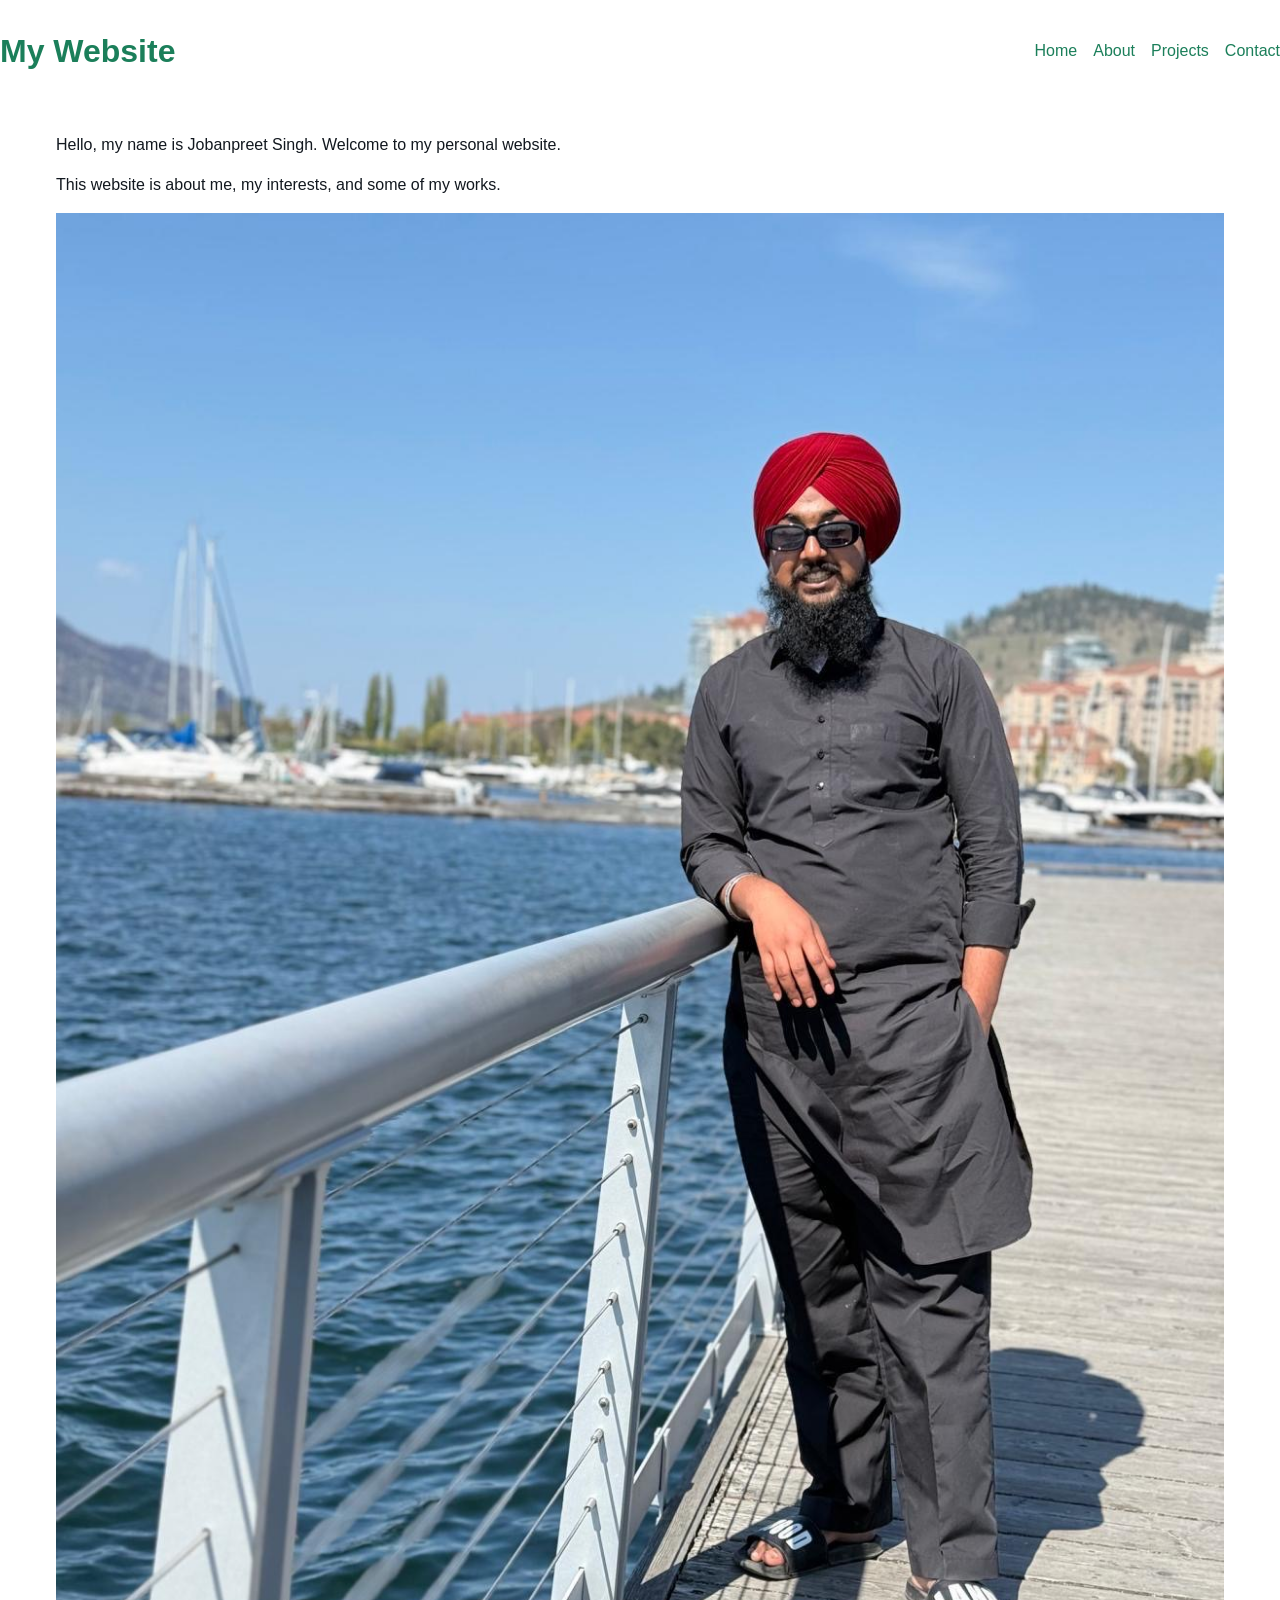
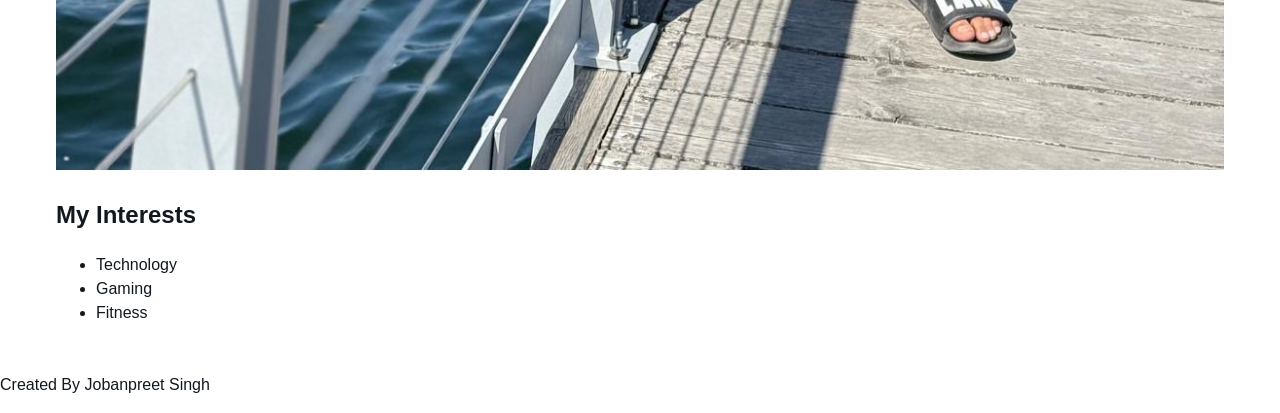
<file: index.html>
<!DOCTYPE html>
<html lang="en">
    <head>
        <meta charset="UTF-8">
        <meta name="viewport" content="width=device-width, initial-scale=1.0">
        <title>Home</title>

        <link rel="stylesheet" href="css/styles.css">
    </head>

    <body>

        <header>
            <nav>
                <h1>My Website</h1>

                <ul>
                    <li><a href="index.html">Home</a></li>
                    <li><a href="about.html">About</a></li>
                    <li><a href="projects.html">Projects</a></li>
                    <li><a href="contact.html">Contact</a></li>
                </ul>
            </nav>
        </header>

        <main>
            <p>Hello, my name is Jobanpreet Singh. Welcome to my personal website.</p>

            <p>This website is about me, my interests, and some of my works.</p>

            <img src="images/profile.JPG" alt="Jobanpreet Standing outdoors" width="1200" height="1600">

            <h2>My Interests</h2>

            <ul>
                <li>Technology</li>
                <li>Gaming</li>
                <li>Fitness</li>
            </ul>

        </main>

        <footer>
            <p>Created By Jobanpreet Singh</p>
        </footer>

    </body>

</html>
</file>
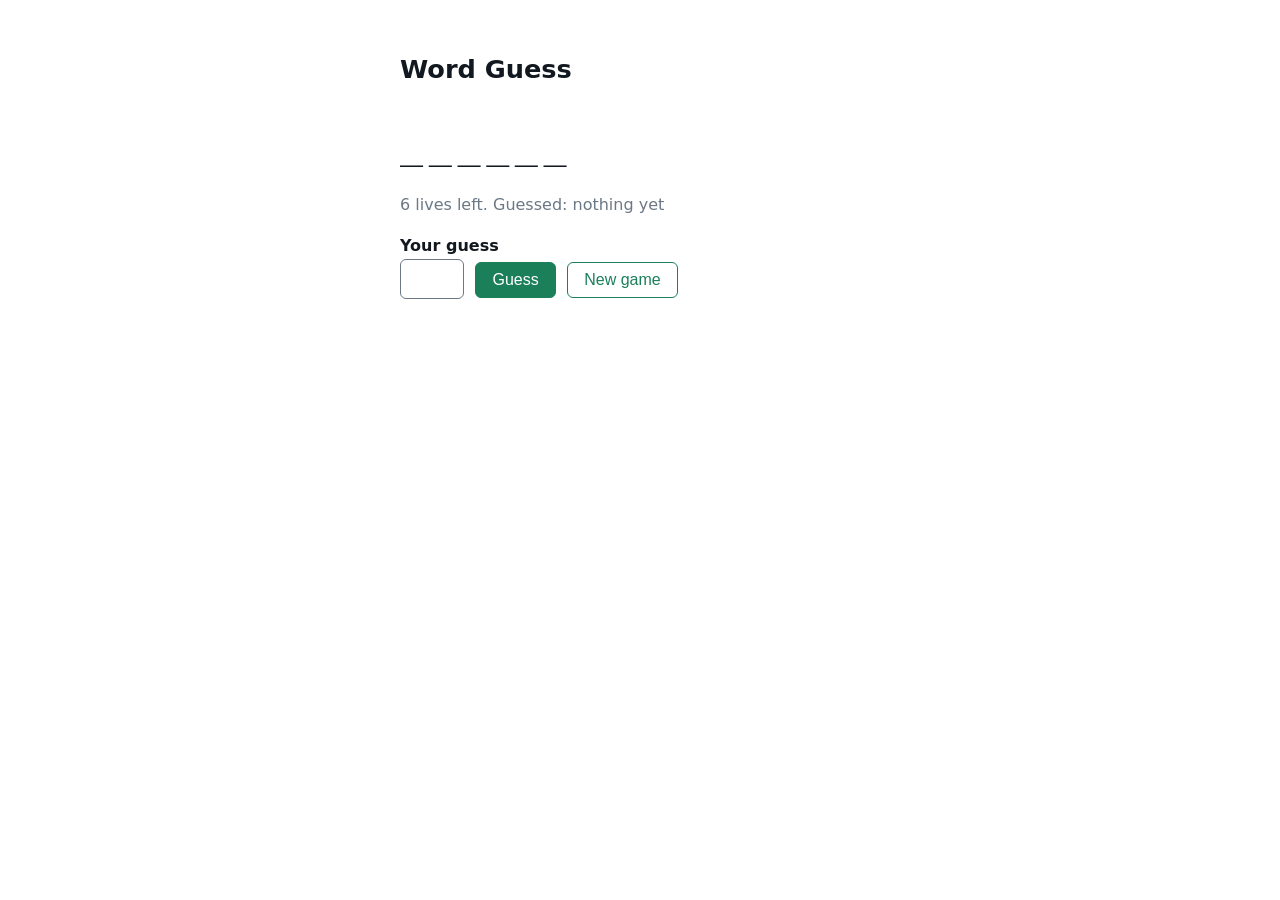
<file: lab4/index.html>
<!DOCTYPE html>
<html lang="en">
<head>
  <meta charset="UTF-8">
  <meta name="viewport" content="width=device-width, initial-scale=1.0">
  <title>Word Guess — COSC 219 Lab 4</title>
  <link rel="stylesheet" href="styles.css">
  <script src="game.js" defer></script>
  <script src="play.js" defer></script>
</head>
<body>

  <main>
    <h1>Word Guess</h1>

    <p id="word" class="word">_____</p>
    <p id="status" class="status">Press New game to start.</p>

    <form id="guess-form">
      <label for="guess">Your guess</label>
      <input type="text" id="guess" name="guess" maxlength="1"
             autocomplete="off" autocapitalize="off">
      <button type="submit">Guess</button>
      <button type="button" id="new-game">New game</button>
    </form>

    <p id="result" class="result"></p>
  </main>

</body>
</html>
</file>
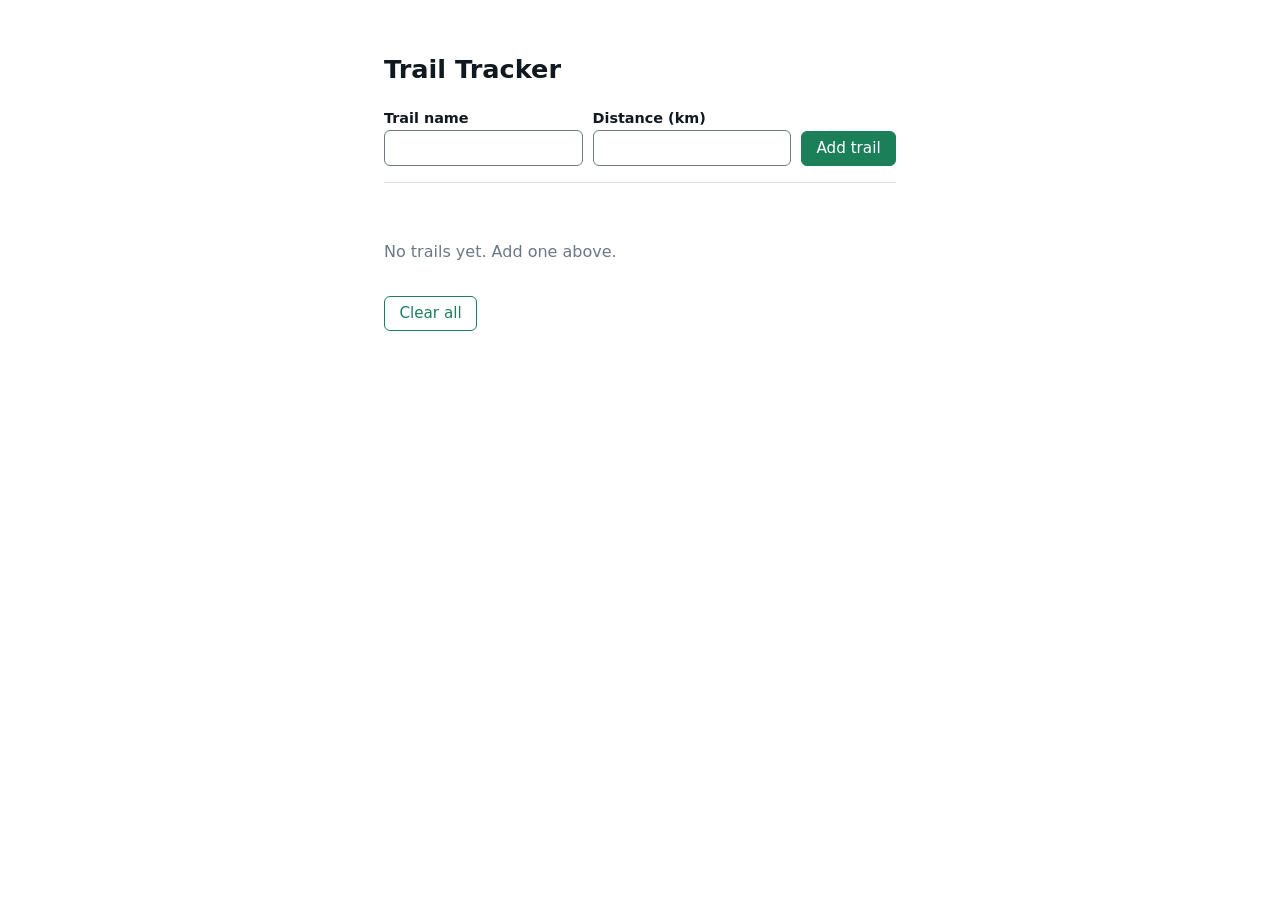
<file: lab7/index.html>
<!DOCTYPE html>
<html lang="en">
<head>
  <meta charset="UTF-8">
  <meta name="viewport" content="width=device-width, initial-scale=1.0">
  <title>Trail Tracker — COSC 219 Lab 7</title>
  <link rel="stylesheet" href="styles.css">
  <script type="module" src="app.js"></script>
</head>
<body>
  <main>
    <h1>Trail Tracker</h1>

    <form id="add-form">
      <div class="field">
        <label for="name">Trail name</label>
        <input type="text" id="name" name="name" autocomplete="off">
      </div>
      <div class="field">
        <label for="km">Distance (km)</label>
        <input type="number" id="km" name="km" step="0.1" min="0">
      </div>
      <button type="submit">Add trail</button>
    </form>

    <p id="error" class="error" role="alert"></p>
    <p id="summary" class="summary"></p>

    <ul id="trail-list"></ul>

    <button type="button" id="clear" class="ghost">Clear all</button>
  </main>
</body>
</html>
</file>
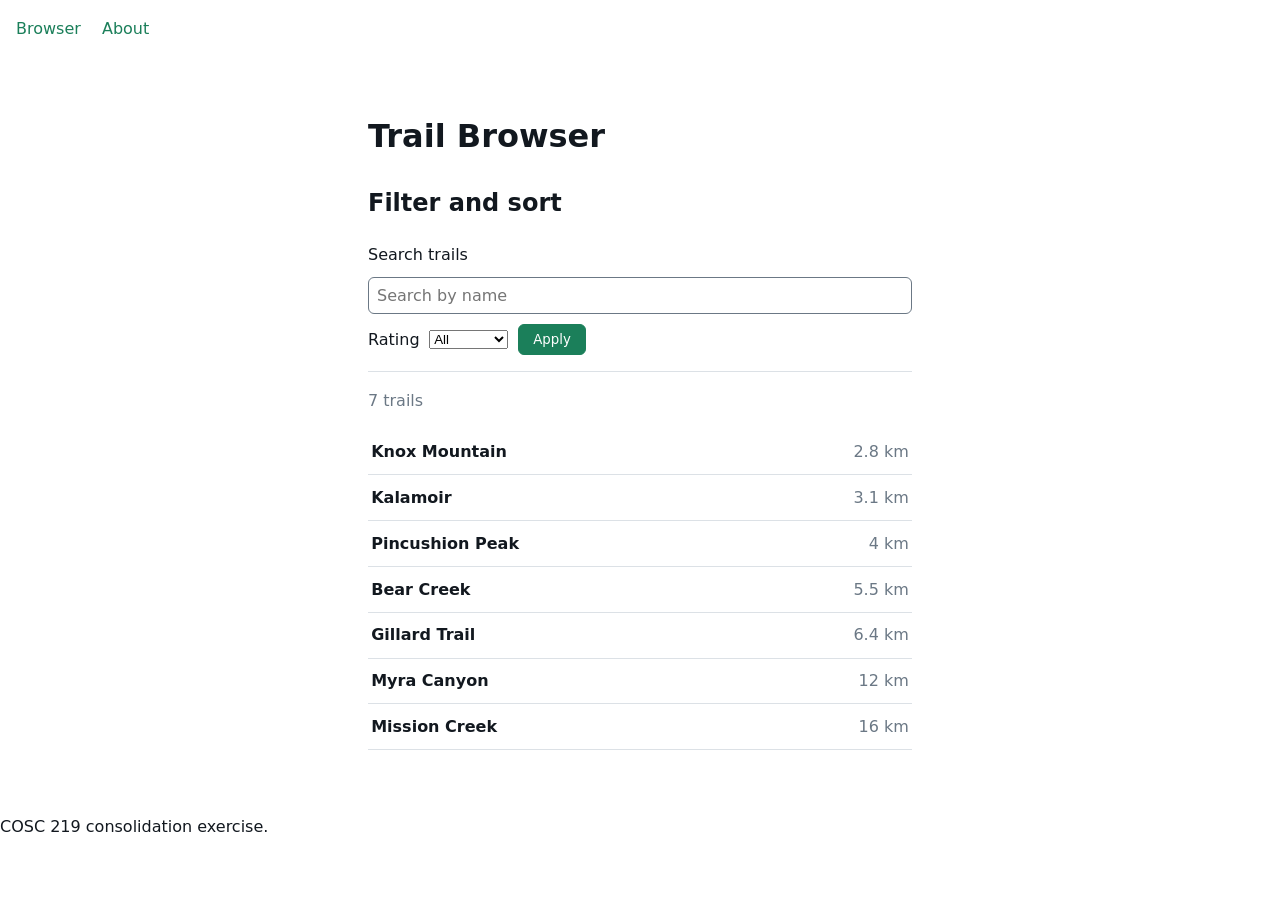
<file: lab8/index.html>
<!DOCTYPE html>
<html lang="en">
<head>
  <meta charset="UTF-8">
  <title>Trail Browser — needs fixing</title>
  <link rel="stylesheet" href="styles.css">
  <script type="module" src="app.js"></script>
</head>
<body>

  <header>
    <nav>
      <ul>
        <li><a href="index.html">Browser</a></li>
        <li><a href="#about">About</a></li>
      </ul>
    </nav>
  </header>

  <main>
    <h1>Trail Browser</h1>

    <h2>Filter and sort</h2>

    <form id="controls">
      <label for="search">Search trails</label>
      <input type="text" id="search" placeholder="Search by name">

      <label for="rating">Rating</label>
      <select id="rating">
        <option value="all">All</option>
        <option value="easy">Easy</option>
        <option value="moderate">Moderate</option>
        <option value="hard">Hard</option>
      </select>

      <button type="submit">Apply</button>
    </form>

    <p id="count"></p>
    <ul id="results"></ul>
  </main>

  <footer>
    <p>COSC 219 consolidation exercise.</p>
  </footer>

</body>
</html>
</file>
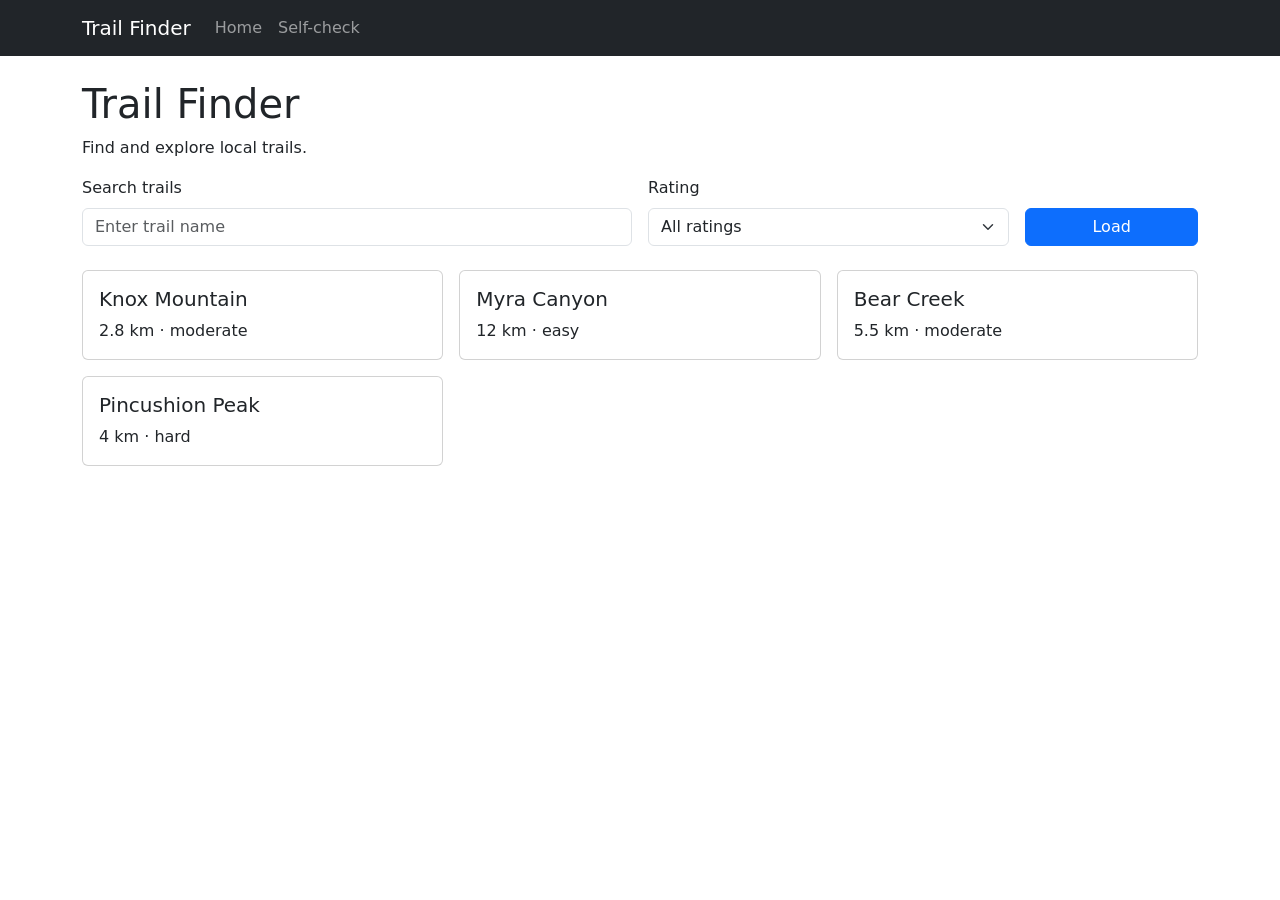
<file: lab9/index.html>
<!DOCTYPE html>
<html lang="en">
<head>
    <meta charset="UTF-8">
    <meta name="viewport" content="width=device-width, initial-scale=1.0">
    <title>Trail Finder — COSC 219 Lab 9</title>

    <link href="https://cdn.jsdelivr.net/npm/bootstrap@5.3.8/dist/css/bootstrap.min.css" rel="stylesheet">

    <script type="module" src="main.js"></script>
</head>
<body>

    <!-- Collapsing navbar -->
    <nav class="navbar navbar-expand-md navbar-dark bg-dark">
        <div class="container">
            <a class="navbar-brand" href="index.html">Trail Finder</a>

            <button class="navbar-toggler" type="button"
                    data-bs-toggle="collapse"
                    data-bs-target="#navbarMenu"
                    aria-controls="navbarMenu"
                    aria-expanded="false"
                    aria-label="Toggle navigation">
                <span class="navbar-toggler-icon"></span>
            </button>

            <div class="collapse navbar-collapse" id="navbarMenu">
                <ul class="navbar-nav">
                    <li class="nav-item">
                        <a class="nav-link" href="index.html">Home</a>
                    </li>
                    <li class="nav-item">
                        <a class="nav-link" href="check.html">Self-check</a>
                    </li>
                </ul>
            </div>
        </div>
    </nav>

    <!-- Main content -->
    <main class="container py-4">
        <h1>Trail Finder</h1>
        <p>Find and explore local trails.</p>

        <!-- Search and rating controls -->
        <div class="row g-3 align-items-end mb-4">

            <div class="col-12 col-md-6">
                <label for="search" class="form-label">Search trails</label>
                <input type="text" id="search"
                       class="form-control"
                       placeholder="Enter trail name">
            </div>

            <div class="col-12 col-md-4">
                <label for="rating" class="form-label">Rating</label>
                <select id="rating" class="form-select">
                    <option value="">All ratings</option>
                    <option value="easy">Easy</option>
                    <option value="moderate">Moderate</option>
                    <option value="hard">Hard</option>
                </select>
            </div>

            <div class="col-12 col-md-2">
                <button id="load-btn" class="btn btn-primary w-100"
                        type="button">
                    Load
                </button>
            </div>
        </div>

        <!-- Loading state -->
        <div id="state-loading" class="text-center">
            <div class="spinner-border" role="status">
                <span class="visually-hidden">Loading trails...</span>
            </div>
        </div>

        <!-- Error state -->
        <div id="state-error" class="alert alert-danger d-none"
             role="alert">
            Unable to load trails.
        </div>

        <!-- Empty state -->
        <div id="state-empty" class="alert alert-info d-none">
            No trails found.
        </div>

        <!-- Loaded state -->
        <div id="state-loaded"
             class="row row-cols-1 row-cols-md-2 row-cols-lg-3 g-3 d-none">
        </div>

    </main>

    <script src="https://cdn.jsdelivr.net/npm/bootstrap@5.3.8/dist/js/bootstrap.bundle.min.js"></script>

</body>
</html>
</file>
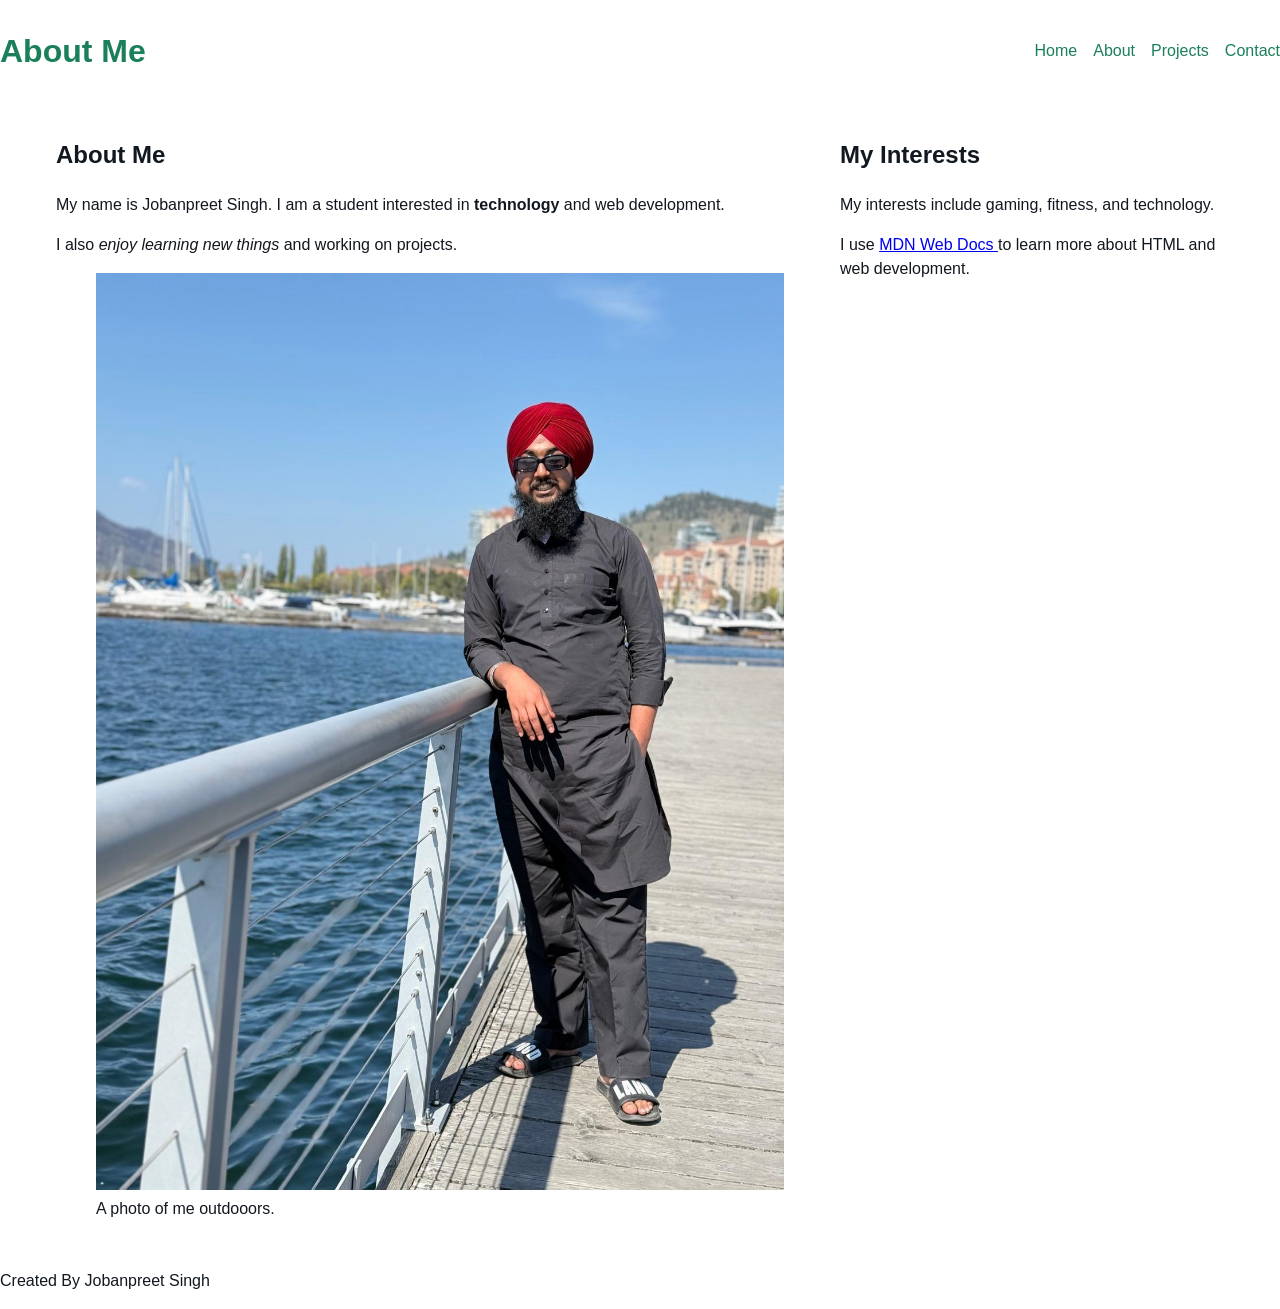
<file: about.html>
<!DOCTYPE html>
<html lang="en">
    <head>
        <meta charset="UTF-8">
        <meta name="viewport" content="width=device-width, initial-scale=1.0">
        <title>About Me</title>

        <link rel="stylesheet" href="css/styles.css">
    </head>

    <body>

        <header>
            <nav>
                <h1>About Me</h1>
                <ul>
                    <li><a href="index.html">Home</a></li>
                    <li><a href="about.html">About</a></li>
                    <li><a href="projects.html">Projects</a></li>
                    <li><a href="contact.html">Contact</a></li>
                </ul>
            </nav>
        </header>

        <main class="about-layout">
            <section>
                <h2>About Me</h2>

                <p>
                    My name is Jobanpreet Singh. I am a student interested in 
                    <strong>technology</strong> and web development.
                </p>

                <p>
                    I also <em>enjoy learning new things</em> and working on projects.
                </p>

                <figure>
                    <img src="images/profile.JPG" alt="Jobanpreet Standing outdoors" width="1200" height="1600">
                    <figcaption>A photo of me outdooors.</figcaption>
                </figure>
            </section>

            <section>
                <h2>My Interests</h2>

                <p>
                    My interests include gaming, fitness, and technology.
                </p>

                <p>
                    I use
                    <a href="https://developer.mozilla.org/" target="_blank" rel="noopener">
                        MDN Web Docs
                    </a>
                    to learn more about HTML and web development.
                </p>
            </section>

        </main>

        <footer>
            <p>Created By Jobanpreet Singh</p>
        </footer>

    </body>
    
</html>
</file>
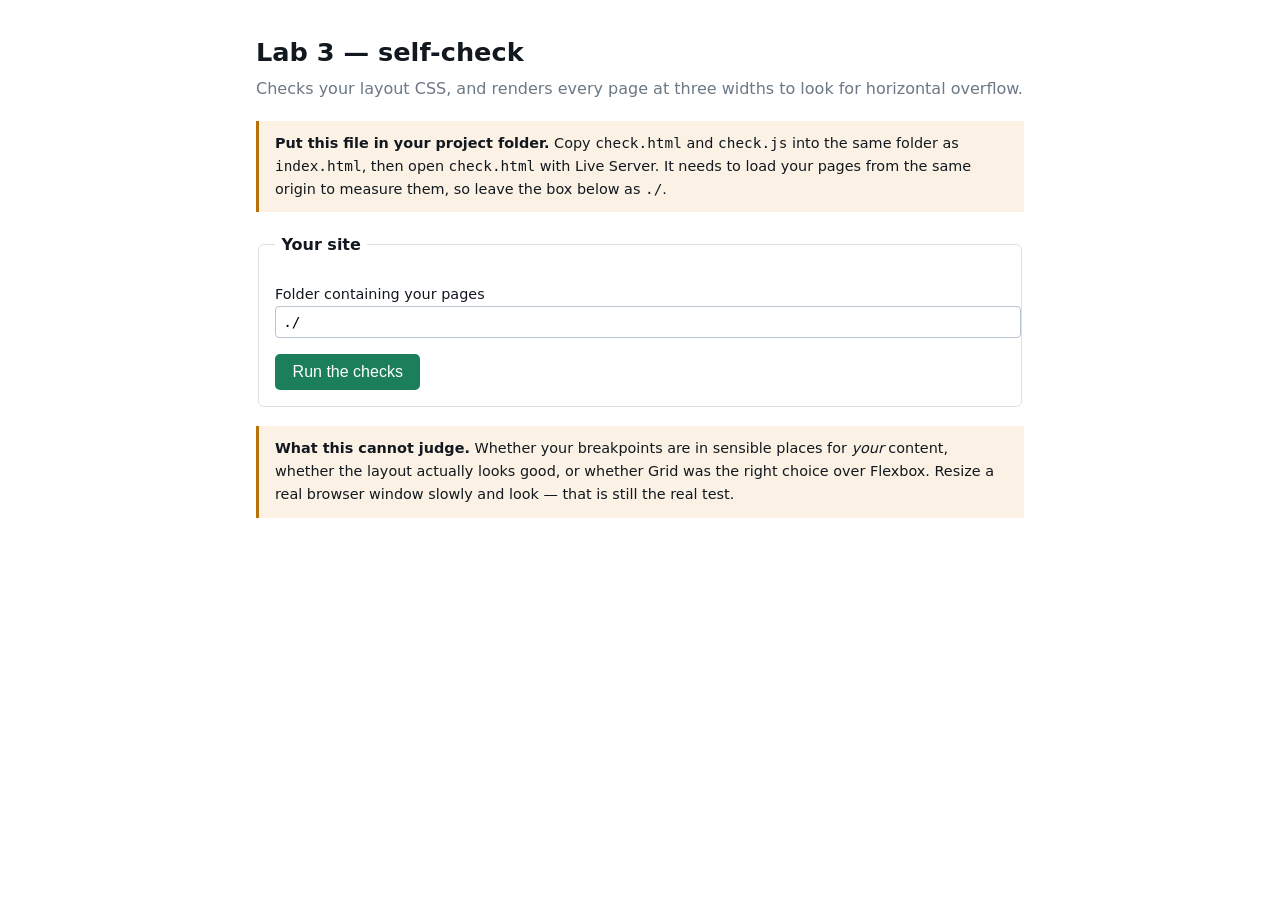
<file: check.html>
<!DOCTYPE html>
<html lang="en">
<head>
  <meta charset="UTF-8">
  <meta name="viewport" content="width=device-width, initial-scale=1.0">
  <title>COSC 219 — Lab 3 self-check</title>
  <style>
    body { font-family: system-ui, sans-serif; line-height: 1.6; margin: 2rem auto;
           max-width: 48rem; padding: 0 1rem; color: #12181F; }
    h1 { font-size: 1.6rem; margin-bottom: .2rem; }
    .sub { color: #6B7885; margin-top: 0; }
    fieldset { border: 1px solid #DCE1E6; border-radius: 6px; padding: 1rem; }
    legend { font-weight: 600; padding: 0 .4rem; }
    label { display: block; font-size: .9rem; margin-top: .6rem; }
    input[type=text] { width: 100%; padding: .45rem; border: 1px solid #B9C4CE;
                       border-radius: 4px; font-family: monospace; font-size: .9rem; }
    button { margin-top: 1rem; padding: .55rem 1.1rem; font-size: 1rem;
             border: 0; border-radius: 5px; background: #1B7F5A; color: #fff; cursor: pointer; }
    button:disabled { background: #B9C4CE; cursor: default; }
    .page { margin-top: 1.6rem; border-top: 2px solid #12181F; padding-top: .6rem; }
    .page h2 { font-size: 1.05rem; font-family: monospace; }
    ul.res { list-style: none; padding: 0; }
    ul.res li { padding: .28rem .5rem; border-bottom: 1px solid #EEF2F5; font-size: .92rem; }
    .pass { color: #1B7F5A; } .fail { color: #A62B23; }
    .mark { font-family: monospace; font-weight: bold; display: inline-block; width: 3.4rem; }
    .summary { margin-top: 1rem; padding: .7rem 1rem; border-left: 3px solid #2E5AAC;
               background: #F4F6F7; font-size: .95rem; }
    .note { background: #FBF1E4; border-left: 3px solid #B9700A;
            padding: .7rem 1rem; margin: 1.2rem 0; font-size: .9rem; }
    #stage { position: absolute; left: -10000px; top: 0; }
    #stage iframe { border: 0; height: 900px; }
  </style>
</head>
<body>

<h1>Lab 3 — self-check</h1>
<p class="sub">Checks your layout CSS, and renders every page at three widths to
look for horizontal overflow.</p>

<div class="note">
  <b>Put this file in your project folder.</b> Copy <code>check.html</code> and
  <code>check.js</code> into the same folder as <code>index.html</code>, then open
  <code>check.html</code> with Live Server. It needs to load your pages from the
  same origin to measure them, so leave the box below as <code>./</code>.
</div>

<fieldset>
  <legend>Your site</legend>
  <label for="base">Folder containing your pages</label>
  <input type="text" id="base" value="./">
  <button id="run" type="button">Run the checks</button>
</fieldset>

<div id="output"></div>
<div id="stage"></div>

<div class="note">
  <b>What this cannot judge.</b> Whether your breakpoints are in sensible places
  for <em>your</em> content, whether the layout actually looks good, or whether
  Grid was the right choice over Flexbox. Resize a real browser window slowly and
  look — that is still the real test.
</div>

<script src="check.js"></script>
</body>
</html>
</file>
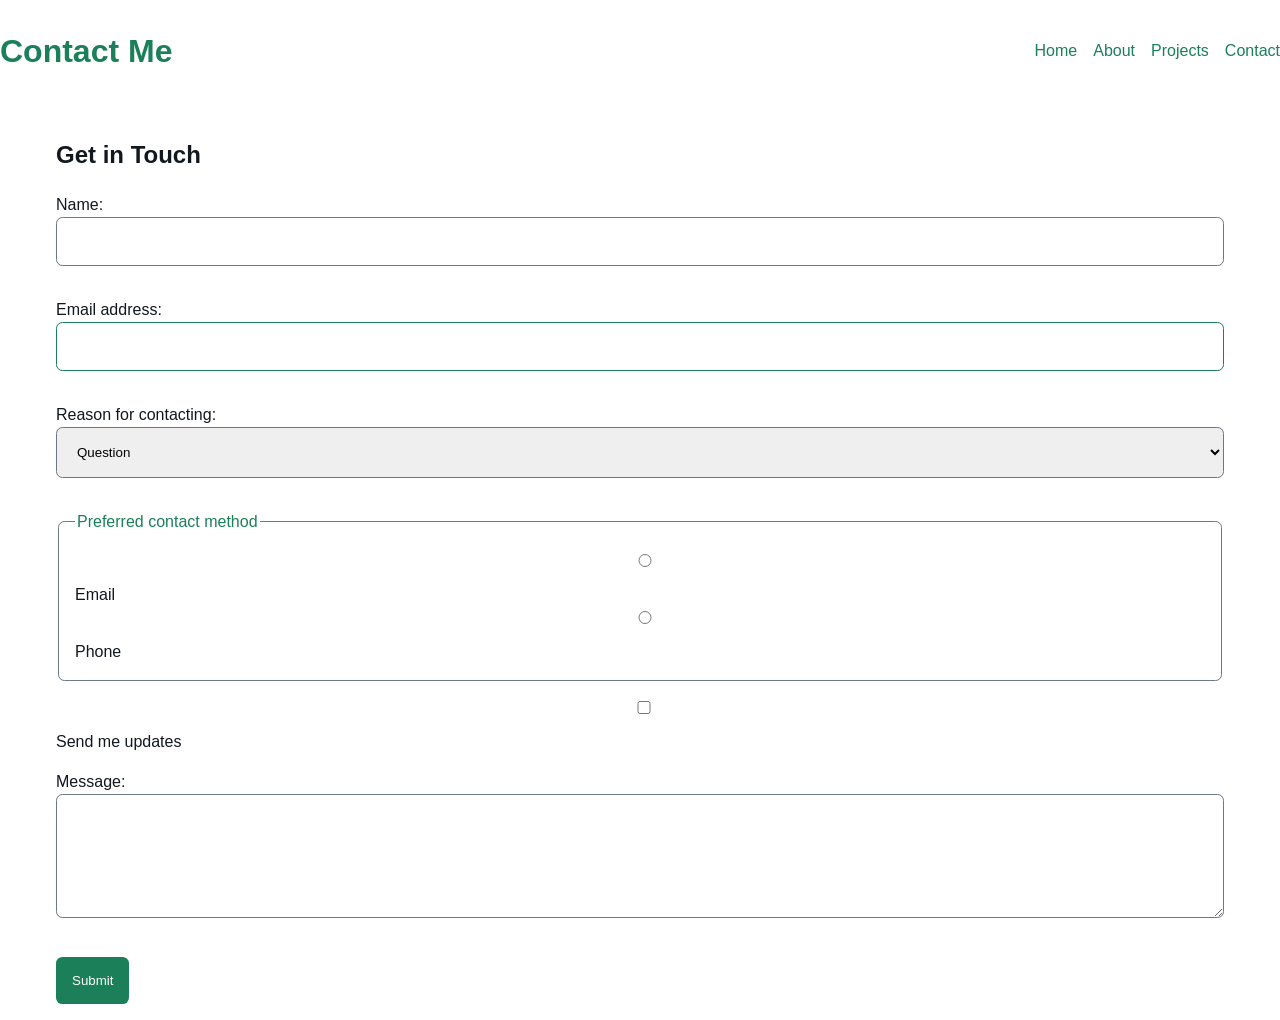
<file: contact.html>
<!DOCTYPE html>
<html lang="en">

<head>
    <meta charset="UTF-8">
    <meta name="viewport" content="width=device-width, initial-scale=1.0">
    <title>Contact</title>

    <link rel="stylesheet" href="css/styles.css">
</head>

<body>

    <header>
        <nav>
            <h1>Contact Me</h1>

            <ul>
                <li><a href="index.html">Home</a></li>
                <li><a href="about.html">About</a></li>
                <li><a href="projects.html">Projects</a></li>
                <li><a href="contact.html">Contact</a></li>
            </ul>
        </nav>
    </header>

    <main>

        <h2>Get in Touch</h2>

        <form>

            <p>
                <label for="name">Name:</label><br>
                <input type="text" id="name" name="name" required>
            </p>

            <p>
                <label for="email">Email address:</label><br>
                <input type="email" id="email" name="email" required>
            </p>

            <p>
                <label for="reason">Reason for contacting:</label><br>
                <select id="reason" name="reason">
                    <option value="question">Question</option>
                    <option value="project">Project</option>
                    <option value="other">Other</option>
                </select>
            </p>

            <fieldset>
                <legend>Preferred contact method</legend>

                <input type="radio" id="contact-email" name="contact-method" value="email">
                <label for="contact-email">Email</label>

                <input type="radio" id="contact-phone" name="contact-method" value="phone">
                <label for="contact-phone">Phone</label>
            </fieldset>

            <p>
                <input type="checkbox" id="updates" name="updates">
                <label for="updates">Send me updates</label>
            </p>

            <p>
                <label for="message">Message:</label><br>
                <textarea id="message" name="message" rows="6"></textarea>
            </p>

            <button type="submit">Submit</button>

        </form>

    </main>

</body>

</html>
</file>
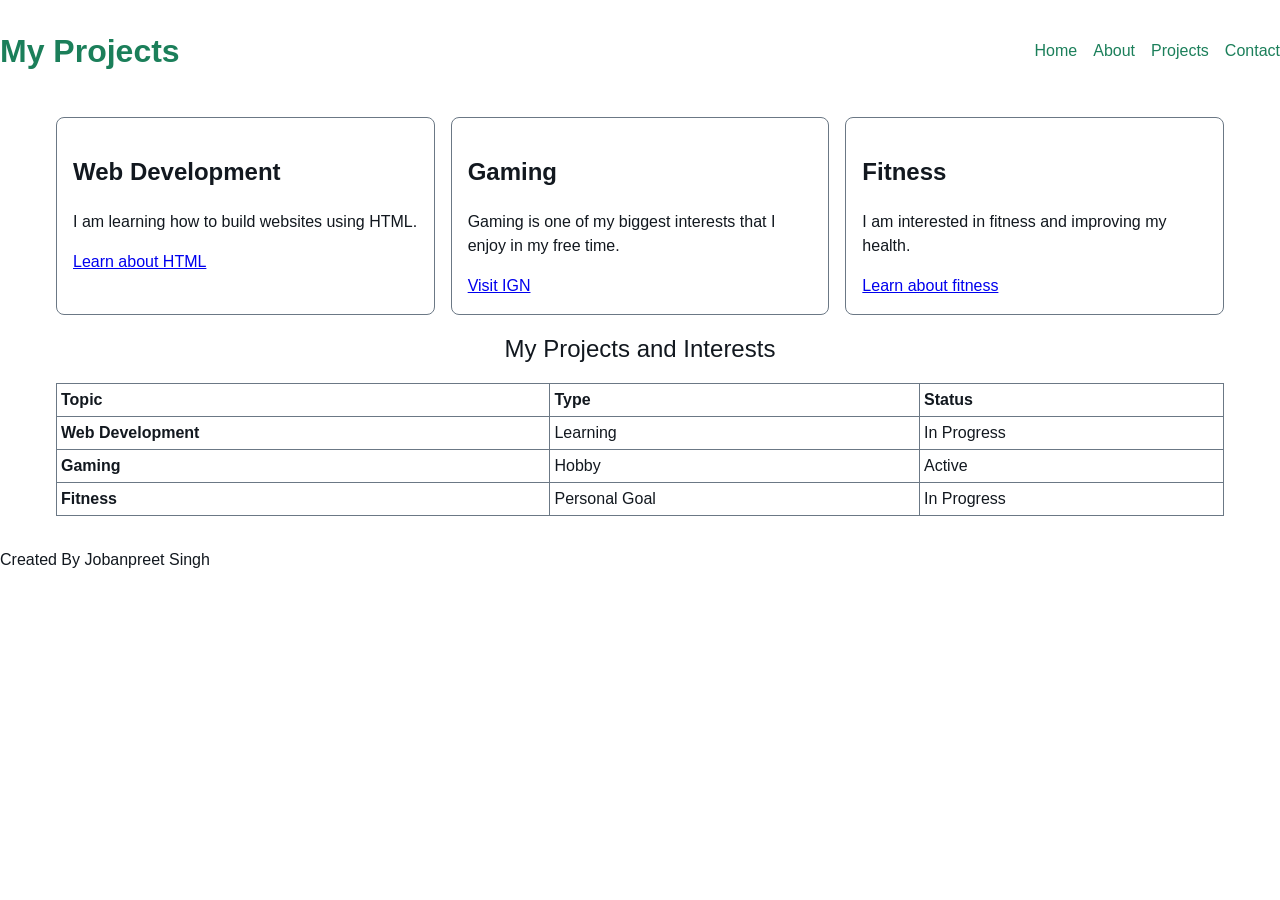
<file: projects.html>
<!DOCTYPE html>
<html lang="en">

<head>
    <meta charset="UTF-8">
    <meta name="viewport" content="width=device-width, initial-scale=1.0">
    <title>My Projects</title>

    <link rel="stylesheet" href="css/styles.css">
</head>

<body>

    <header>
        <nav>
            <h1>My Projects</h1>

            <ul>
                <li><a href="index.html">Home</a></li>
                <li><a href="about.html">About</a></li>
                <li><a href="projects.html">Projects</a></li>
                <li><a href="contact.html">Contact</a></li>
            </ul>
        </nav>
    </header>

    <main>
        <div class="cards">

            <article class="card">
                <h2>Web Development</h2>
                <p>I am learning how to build websites using HTML.</p>
                <a href="https://developer.mozilla.org/" target="_blank" rel="noopener">
                    Learn about HTML
                </a>
            </article>

            <article class="card">
                <h2>Gaming</h2>
                <p>Gaming is one of my biggest interests that I enjoy in my free time.</p>
                <a href="https://www.ign.com/" target="_blank" rel="noopener">
                    Visit IGN
                </a>
            </article>

            <article class="card">
                <h2>Fitness</h2>
                <p>I am interested in fitness and improving my health.</p>
                <a href="https://www.healthline.com/fitness" target="_blank" rel="noopener">
                    Learn about fitness
                </a>
            </article>

        </div>
        <table>

            <caption>My Projects and Interests</caption>

            <thead>
                <tr>
                    <th scope="col">Topic</th>
                    <th scope="col">Type</th>
                    <th scope="col">Status</th>
                </tr>
            </thead>

            <tbody>
                <tr>
                    <th scope="row">Web Development</th>
                    <td>Learning</td>
                    <td>In Progress</td>
                </tr>

                <tr>
                    <th scope="row">Gaming</th>
                    <td>Hobby</td>
                    <td>Active</td>
                </tr>

                <tr>
                    <th scope="row">Fitness</th>
                    <td>Personal Goal</td>
                    <td>In Progress</td>
                </tr>
            </tbody>

        </table>

    </main>

    <footer>
        <p>Created By Jobanpreet Singh</p>
    </footer>

</body>

</html>
</file>
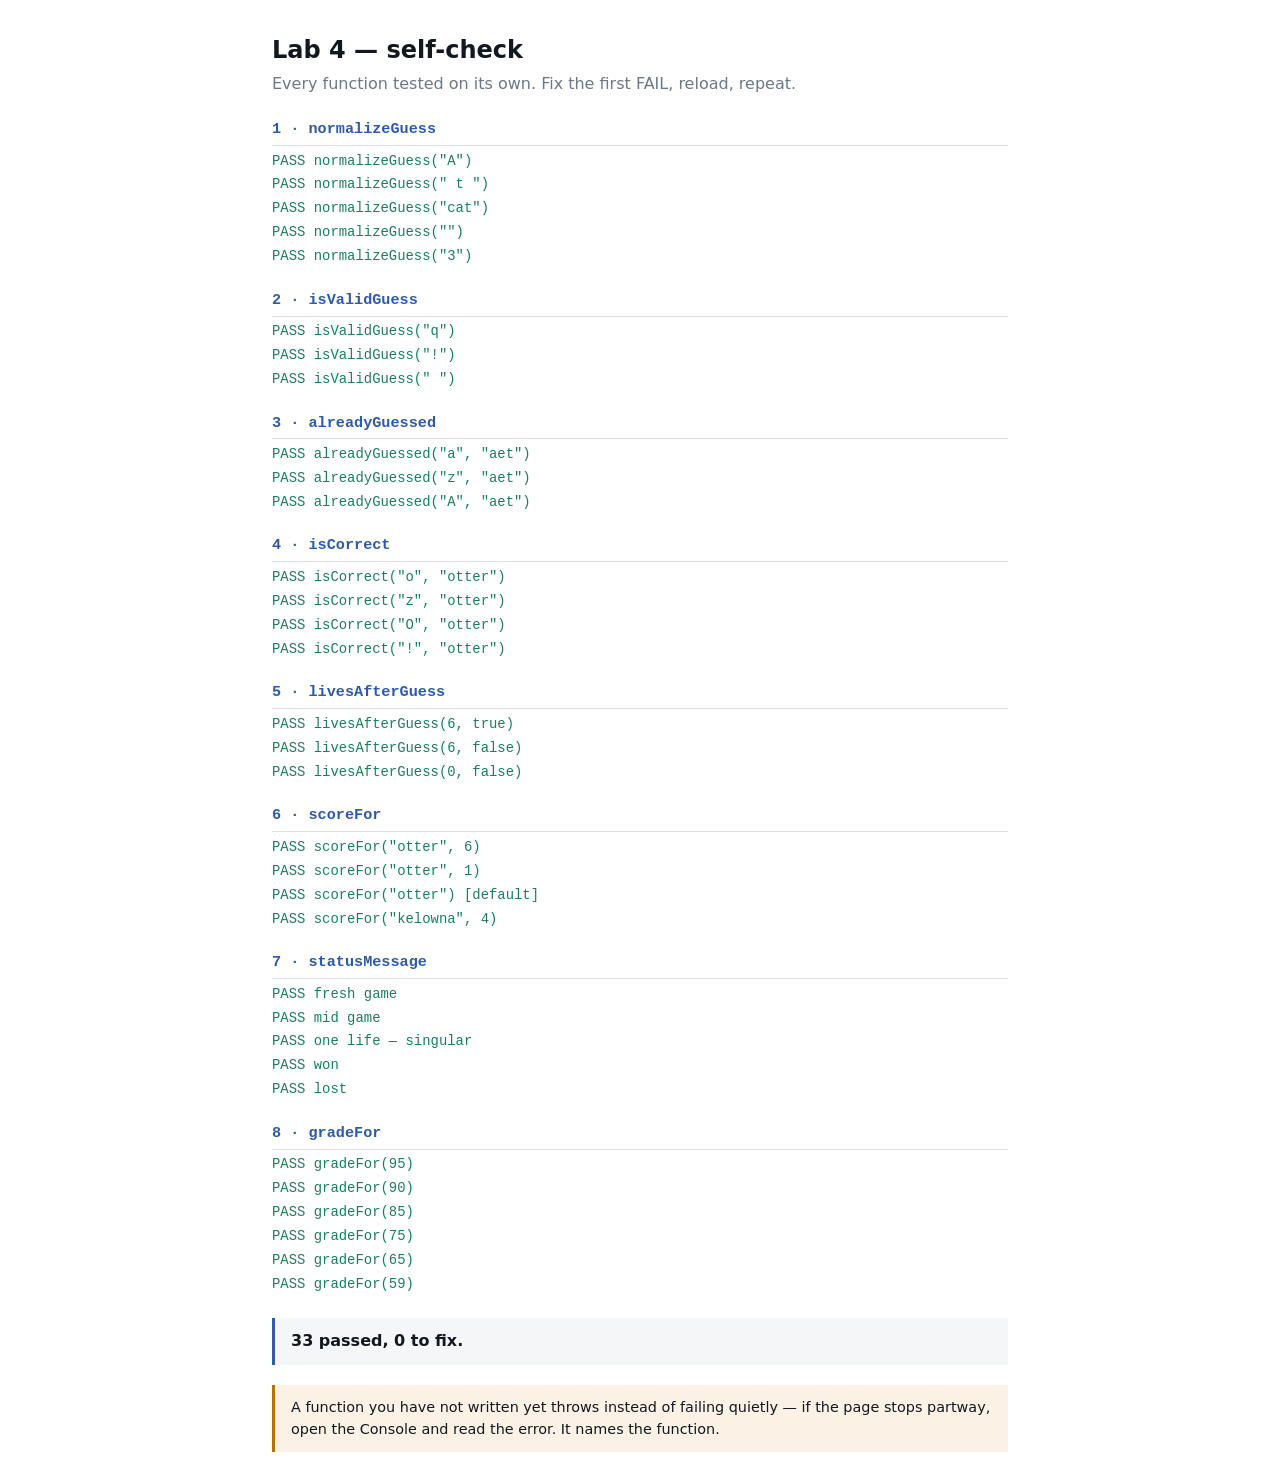
<file: lab4/check.html>
<!DOCTYPE html>
<html lang="en">
<head>
  <meta charset="UTF-8">
  <meta name="viewport" content="width=device-width, initial-scale=1.0">
  <title>COSC 219 — Lab 4 self-check</title>
  <style>
    body { font-family: system-ui, sans-serif; line-height: 1.55; margin: 2rem auto;
           max-width: 46rem; padding: 0 1rem; color: #12181F; }
    h1 { font-size: 1.5rem; margin-bottom: .2rem; }
    .sub { color: #6B7885; margin-top: 0; }
    h2 { font-size: .95rem; font-family: monospace; color: #2E5AAC;
         margin: 1.3rem 0 .3rem; border-bottom: 1px solid #DCE1E6; padding-bottom: .2rem; }
    .res { margin: .15rem 0; font-family: monospace; font-size: .87rem; }
    .pass { color: #1B7F5A; }
    .fail { color: #A62B23; font-weight: 600; }
    .summary { margin-top: 1.4rem; padding: .7rem 1rem; background: #F4F6F7;
               border-left: 3px solid #2E5AAC; font-weight: 600; }
    .note { background: #FBF1E4; border-left: 3px solid #B9700A;
            padding: .7rem 1rem; margin-top: 1.2rem; font-size: .9rem; }
  </style>
</head>
<body>
  <h1>Lab 4 — self-check</h1>
  <p class="sub">Every function tested on its own. Fix the first FAIL, reload, repeat.</p>
  <div id="output"></div>
  <div class="note">
    A function you have not written yet throws instead of failing quietly — if the
    page stops partway, open the Console and read the error. It names the function.
  </div>
  <script src="game.js"></script>
  <script src="check.js"></script>
</body>
</html>
</file>
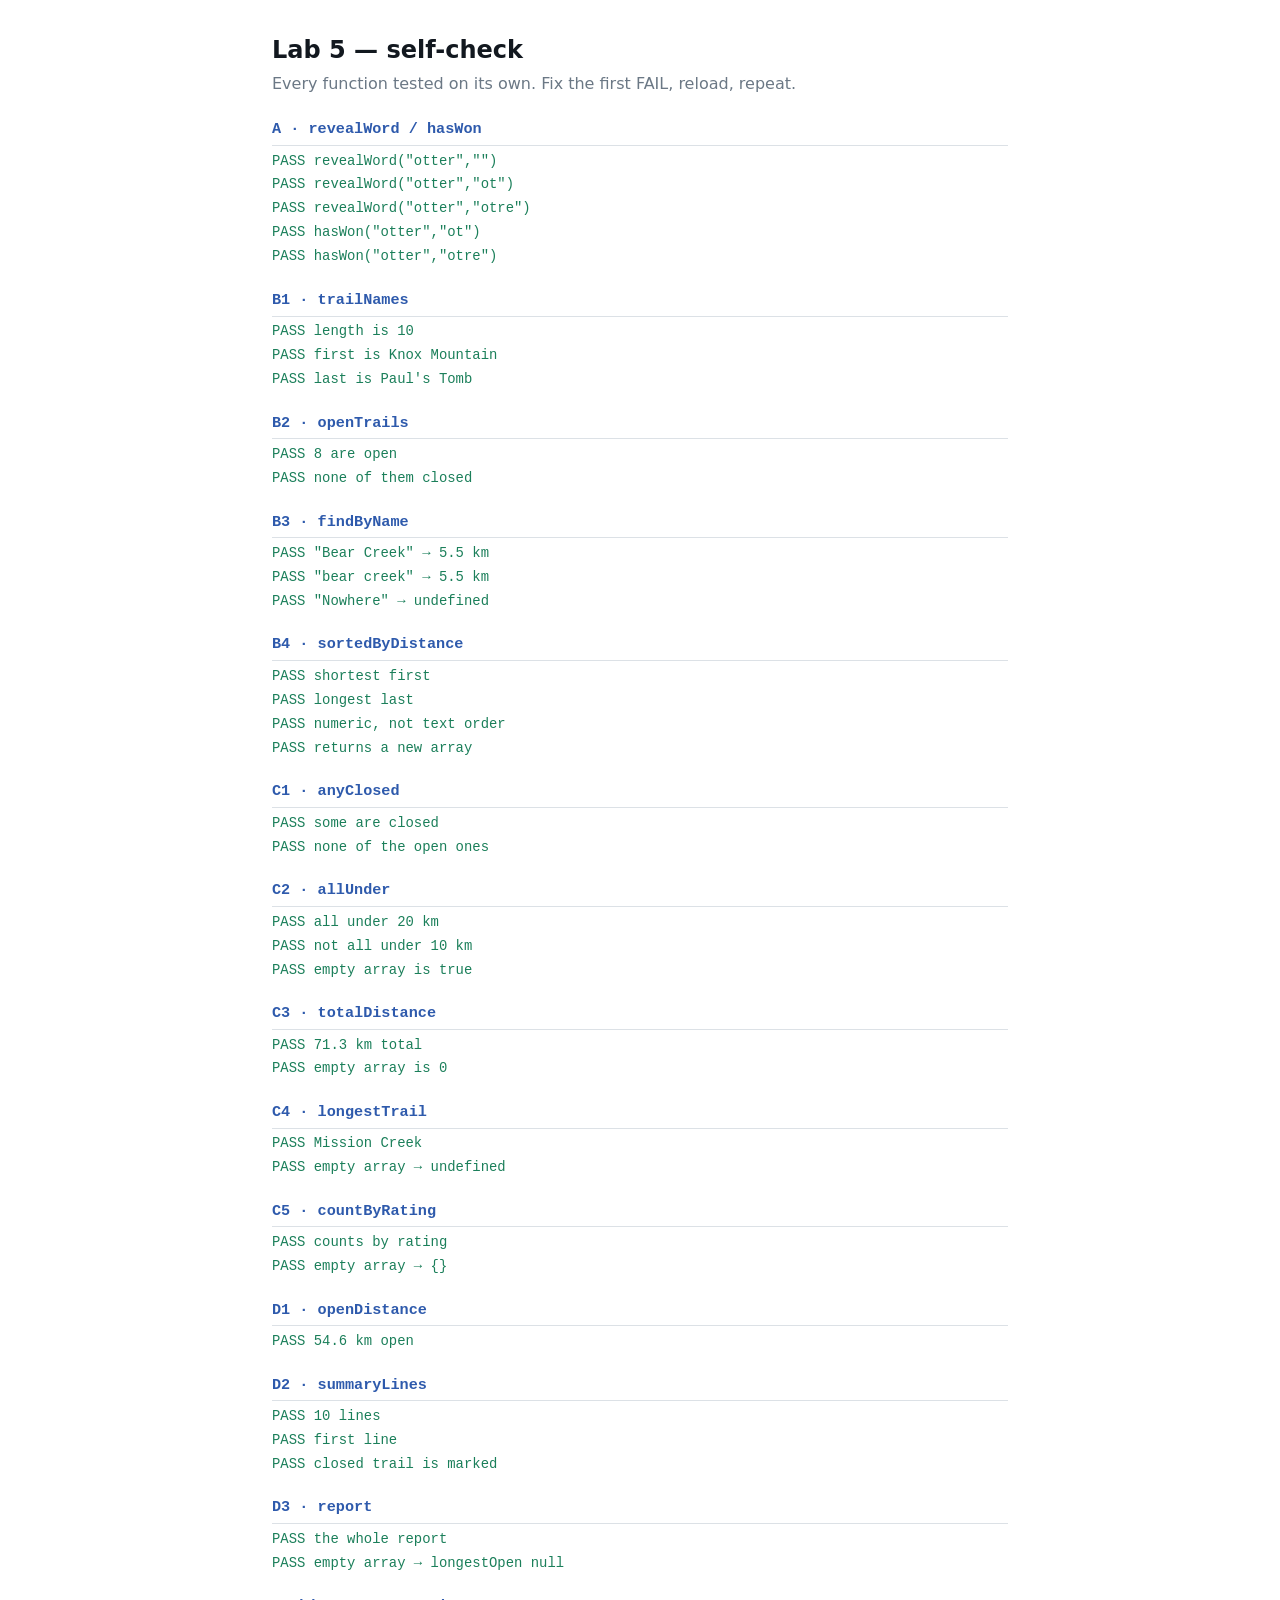
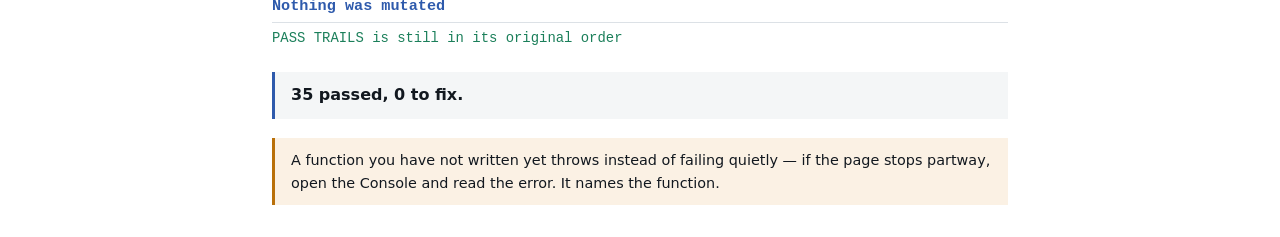
<file: lab5/check.html>
<!DOCTYPE html>
<html lang="en">
<head>
  <meta charset="UTF-8">
  <meta name="viewport" content="width=device-width, initial-scale=1.0">
  <title>COSC 219 — Lab 5 self-check</title>
  <style>
    body { font-family: system-ui, sans-serif; line-height: 1.55; margin: 2rem auto;
           max-width: 46rem; padding: 0 1rem; color: #12181F; }
    h1 { font-size: 1.5rem; margin-bottom: .2rem; }
    .sub { color: #6B7885; margin-top: 0; }
    h2 { font-size: .95rem; font-family: monospace; color: #2E5AAC;
         margin: 1.3rem 0 .3rem; border-bottom: 1px solid #DCE1E6; padding-bottom: .2rem; }
    .res { margin: .15rem 0; font-family: monospace; font-size: .87rem; }
    .pass { color: #1B7F5A; }
    .fail { color: #A62B23; font-weight: 600; }
    .summary { margin-top: 1.4rem; padding: .7rem 1rem; background: #F4F6F7;
               border-left: 3px solid #2E5AAC; font-weight: 600; }
    .note { background: #FBF1E4; border-left: 3px solid #B9700A;
            padding: .7rem 1rem; margin-top: 1.2rem; font-size: .9rem; }
  </style>
</head>
<body>
  <h1>Lab 5 — self-check</h1>
  <p class="sub">Every function tested on its own. Fix the first FAIL, reload, repeat.</p>
  <div id="output"></div>
  <div class="note">
    A function you have not written yet throws instead of failing quietly — if the
    page stops partway, open the Console and read the error. It names the function.
  </div>
  <script src="data.js"></script>
  <script src="analysis.js"></script>
  <script src="check.js"></script>
</body>
</html>
</file>
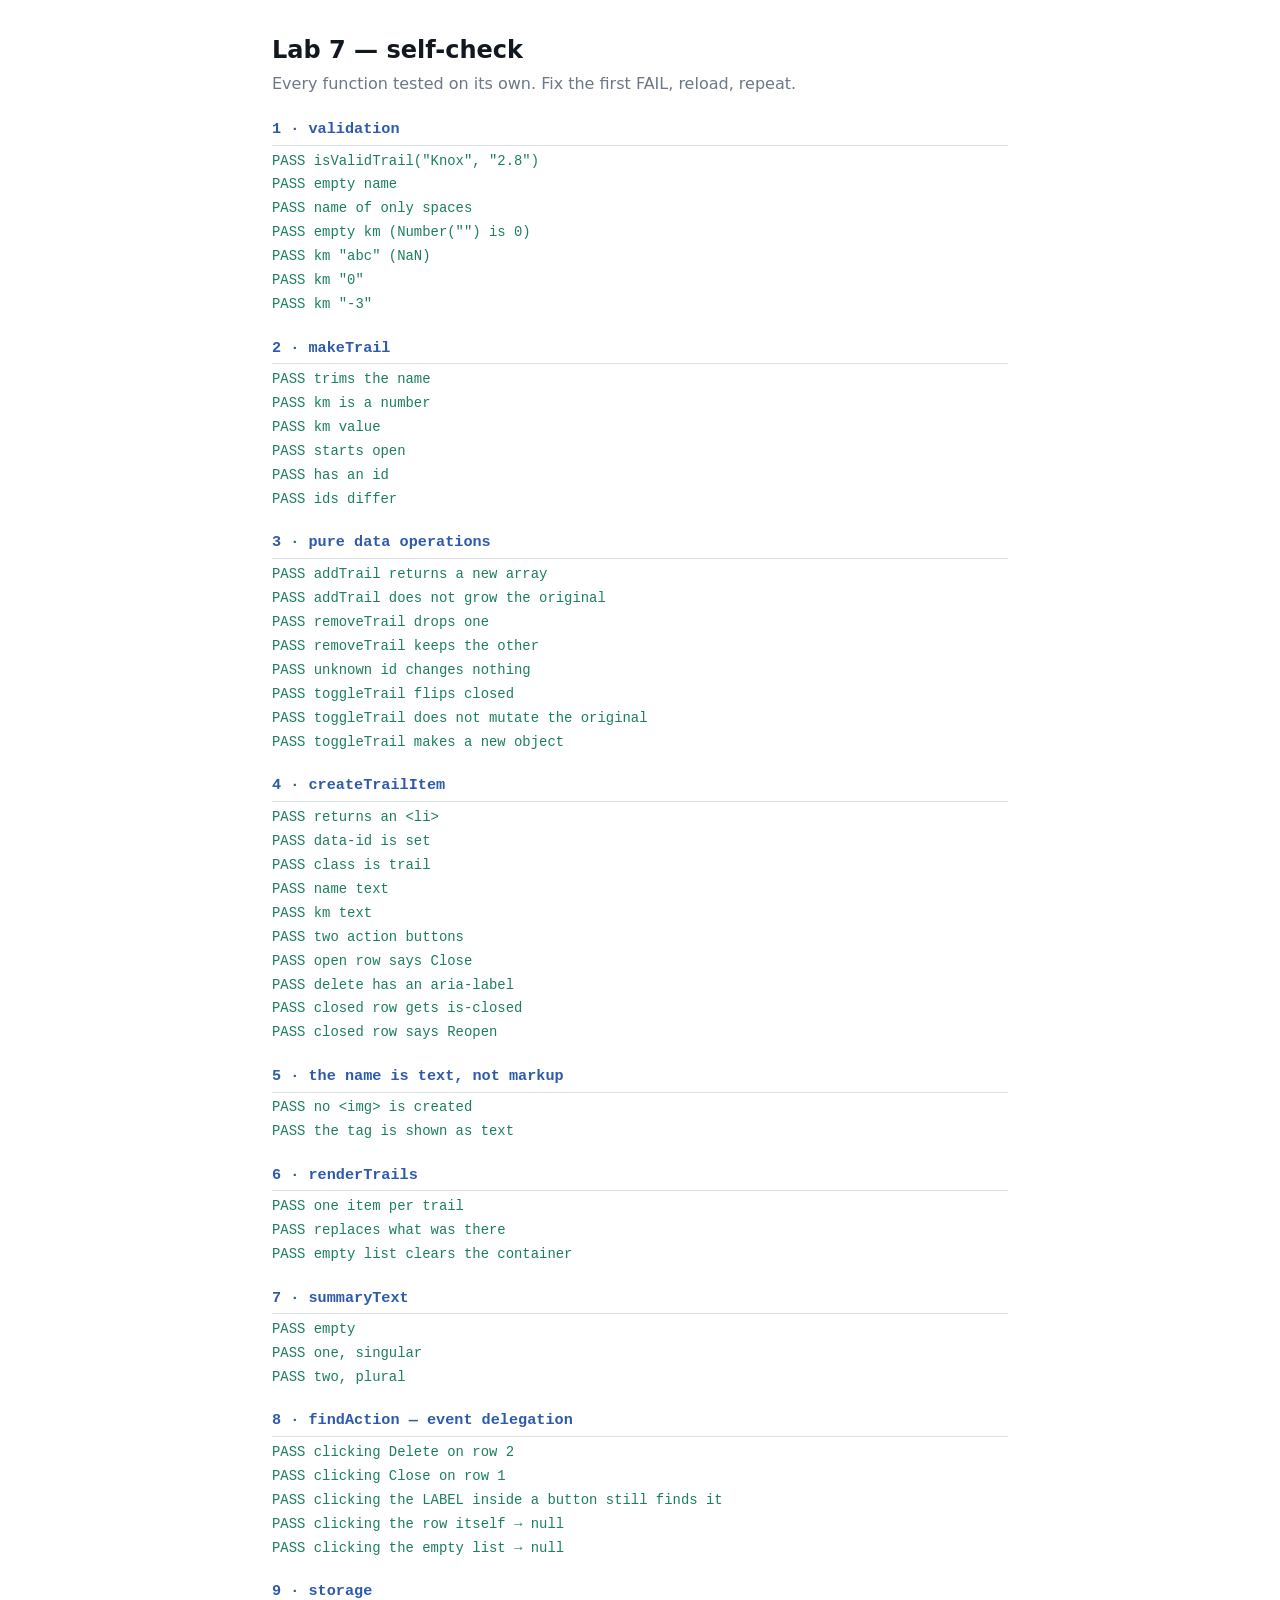
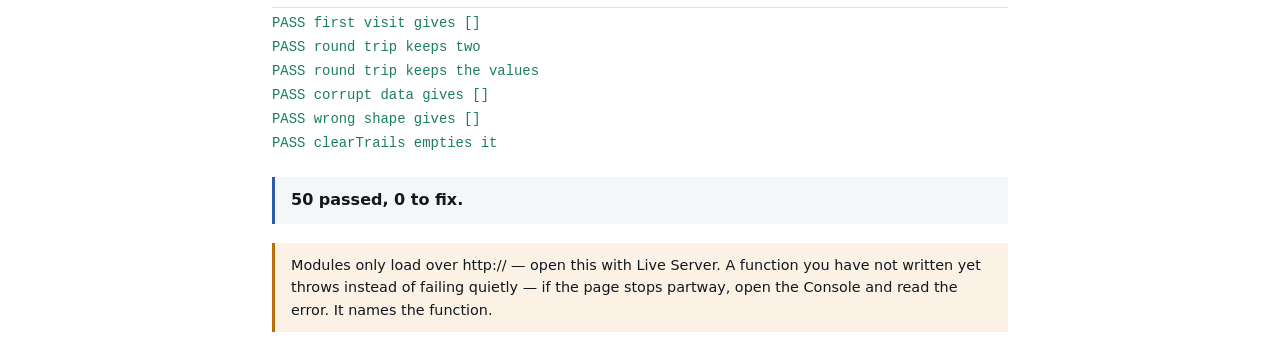
<file: lab7/check.html>
<!DOCTYPE html>
<html lang="en">
<head>
  <meta charset="UTF-8">
  <meta name="viewport" content="width=device-width, initial-scale=1.0">
  <title>COSC 219 — Lab 7 self-check</title>
  <style>
    body { font-family: system-ui, sans-serif; line-height: 1.55; margin: 2rem auto;
           max-width: 46rem; padding: 0 1rem; color: #12181F; }
    h1 { font-size: 1.5rem; margin-bottom: .2rem; }
    .sub { color: #6B7885; margin-top: 0; }
    h2 { font-size: .95rem; font-family: monospace; color: #2E5AAC;
         margin: 1.3rem 0 .3rem; border-bottom: 1px solid #DCE1E6; padding-bottom: .2rem; }
    .res { margin: .15rem 0; font-family: monospace; font-size: .87rem; }
    .pass { color: #1B7F5A; }
    .fail { color: #A62B23; font-weight: 600; }
    .summary { margin-top: 1.4rem; padding: .7rem 1rem; background: #F4F6F7;
               border-left: 3px solid #2E5AAC; font-weight: 600; }
    .note { background: #FBF1E4; border-left: 3px solid #B9700A;
            padding: .7rem 1rem; margin-top: 1.2rem; font-size: .9rem; }
  </style>
</head>
<body>
  <h1>Lab 7 — self-check</h1>
  <p class="sub">Every function tested on its own. Fix the first FAIL, reload, repeat.</p>
  <div id="output"></div>
  <div class="note">
    Modules only load over http:// — open this with Live Server. A function you have not written yet throws instead of failing quietly — if the
    page stops partway, open the Console and read the error. It names the function.
  </div>
  <script type="module" src="check.js"></script>
</body>
</html>
</file>
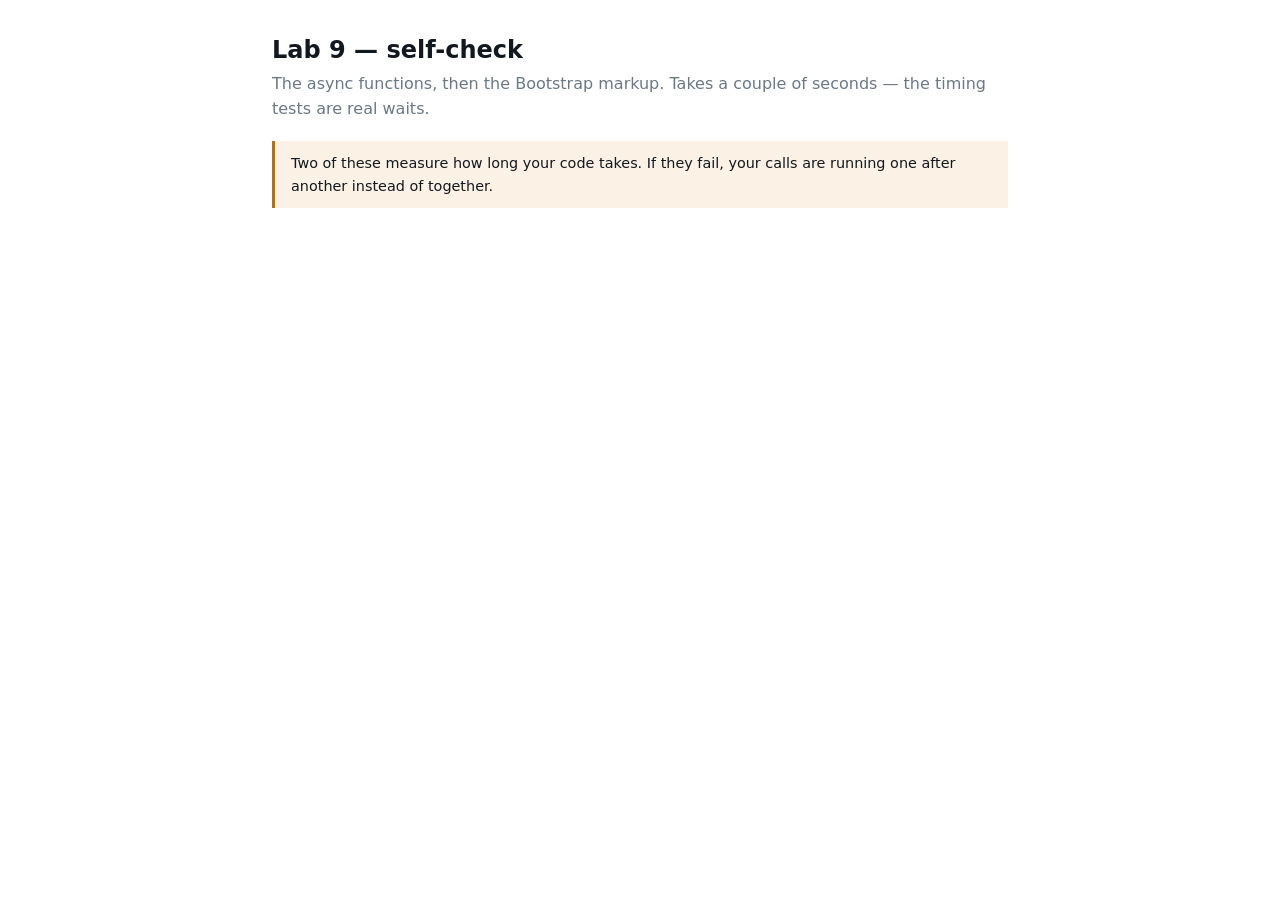
<file: lab9/check.html>
<!DOCTYPE html>
<html lang="en">
<head>
  <meta charset="UTF-8">
  <meta name="viewport" content="width=device-width, initial-scale=1.0">
  <title>COSC 219 — Lab 9 self-check</title>
  <style>
    body { font-family: system-ui, sans-serif; line-height:1.55; margin:2rem auto;
           max-width:46rem; padding:0 1rem; color:#12181F; }
    h1 { font-size:1.5rem; margin-bottom:.2rem; }
    .sub { color:#6B7885; margin-top:0; }
    h2 { font-size:.95rem; font-family:monospace; color:#2E5AAC;
         margin:1.3rem 0 .3rem; border-bottom:1px solid #DCE1E6; padding-bottom:.2rem; }
    .res { margin:.15rem 0; font-family:monospace; font-size:.87rem; }
    .pass { color:#1B7F5A; } .fail { color:#A62B23; font-weight:600; }
    .hint { margin:0 0 .4rem 1.2rem; font-size:.82rem; color:#6B7885; font-style:italic; }
    .summary { margin-top:1.4rem; padding:.7rem 1rem; background:#F4F6F7;
               border-left:3px solid #2E5AAC; font-weight:600; }
    .note { background:#FBF1E4; border-left:3px solid #B9700A;
            padding:.7rem 1rem; margin-top:1.2rem; font-size:.9rem; }
  </style>
</head>
<body>
  <h1>Lab 9 — self-check</h1>
  <p class="sub">The async functions, then the Bootstrap markup. Takes a couple of
     seconds — the timing tests are real waits.</p>
  <div id="output"></div>
  <div class="note">
    Two of these measure how long your code takes. If they fail, your calls are
    running one after another instead of together.
  </div>
  <script type="module" src="check.js"></script>
</body>
</html>
</file>
<file: css/styles.css>
:root {
    --brand: #1b7f5a;
    --ink: #12181f;
    --muted: #6b7885;
    --space: 1rem;
}

*, *::before, *::after {
    box-sizing: border-box;
}

body {
    font-family: Arial, Helvetica, sans-serif;
    color: var(--ink);
    line-height: 1.5;
    margin: 0;
}

main {
    max-width: 42rem;
    margin: 0 auto;
    padding: var(--space);
}

h1 {
    font-size: 2rem;
    color: var(--brand);
}

h2 {
    font-size: 1.5rem;
}

nav {
    display: flex;
    flex-direction: column;
    align-items: flex-start;
    gap: 1rem;
}

nav ul {
    display: flex;
    flex-wrap: wrap;
    gap: 1rem;
    list-style: none;
    padding: 0;
}

nav a {
    color: var(--brand);
    text-decoration: none;;
}

nav a:hover {
    text-decoration: underline;
}

nav a:focus {
    outline: 0.2rem solid var(--brand);
    outline-offset: 0.2rem;
}

.card {
    border: 0.1rem solid var(--muted);
    border-radius: 0.5rem;
    padding:var(--space);
}

.cards {
    display: grid;
    gap: 1rem;
    grid-template-columns: 1fr;
}

input[type="email"] {
    border-color: var(--brand);
}

label {
    color: var(--ink);
}

input,
select,
textarea {
    width: 100%;
    padding: var(--space);
    margin-bottom: var(--space);
    border: 0.1rem solid var(--muted);
    border-radius: 0.4rem;
}

fieldset {
    border: 0.1rem solid var(--muted);
    border-radius: 0.4rem;
    padding: var(--space);
    margin-bottom: var(--space);
}

legend {
    color: var(--brand);
}

button {
    background-color: var(--brand);
    color: white;
    padding: var(--space);
    border: none;
    border-radius: 0.4rem;
}

button:hover {
    text-decoration: underline;
}

button:focus,
input:focus,
select:focus,
textarea:focus {
    outline: 0.2rem solid var(--brand);
    outline-offset: 0.2rem;
}

img {
    max-width: 100%;
    height: auto;
}

table {
    width: 100%;
    border-collapse: collapse;
    margin-top: var(--space);
}

caption {
    font-size: 1.5rem;
    margin-bottom: var(--space);
}

th,
td {
    padding: 0.25rem;
    border: 0.1rem solid var(--muted);
    text-align: left;
    overflow-wrap: anywhere;
}

th {
    color: var(--ink);
}

.about-layout {
    display: grid;
    grid-template-columns: 1fr;
    gap: 1rem;
}

@media (min-width: 38rem) {
    nav {
        flex-direction: row;
        justify-content: space-between;
        align-items: center;
    }

    .cards {
        grid-template-columns: repeat(2, 1fr);
    }

    .about-layout {
        grid-template-columns: 2fr 1fr;
    }
}

@media (min-width: 58rem) {
    main {
        max-width: 75rem;
    }

    .cards {
        grid-template-columns: repeat(3, 1fr);
    }
}
</file>
<file: lab4/styles.css>
/* Provided. Lab 2 and 3 were the CSS labs — this is here so the game
   looks presentable while you concentrate on the JavaScript. */
:root { --brand:#1b7f5a; --ink:#12181f; --muted:#6b7885; --line:#dce1e6; }
*, *::before, *::after { box-sizing: border-box; }
body { font-family: system-ui, sans-serif; line-height:1.6; color:var(--ink);
       margin:0; background:#fff; }
main { max-width:32rem; margin:0 auto; padding:2rem 1rem; }
h1 { font-size:1.6rem; }
.word { font-family: ui-monospace, Consolas, monospace; font-size:2.4rem;
        letter-spacing:.35rem; margin:1.5rem 0 .5rem; }
.status { color:var(--muted); min-height:1.5em; }
.result { font-weight:600; min-height:1.5em; }
label { display:block; font-weight:600; margin-top:1rem; }
input { padding:.5rem; font-size:1.2rem; width:4rem; text-align:center;
        border:1px solid var(--muted); border-radius:6px; }
button { padding:.5rem 1rem; font-size:1rem; border-radius:6px;
         border:1px solid var(--brand); background:var(--brand); color:#fff;
         cursor:pointer; margin-left:.4rem; }
button#new-game { background:#fff; color:var(--brand); }
input:focus, button:focus { outline:3px solid var(--brand); outline-offset:2px; }
</file>
<file: lab7/styles.css>
/* Provided. Labs 2 and 3 were the CSS labs. */
:root { --brand:#1b7f5a; --ink:#12181f; --muted:#6b7885;
        --line:#dce1e6; --err:#a62b23; }
*, *::before, *::after { box-sizing: border-box; }
body { font-family: system-ui, sans-serif; line-height:1.6; color:var(--ink); margin:0; }
main { max-width:34rem; margin:0 auto; padding:2rem 1rem; }
h1 { font-size:1.6rem; }
form { display:flex; gap:.6rem; align-items:flex-end; flex-wrap:wrap;
       padding-bottom:1rem; border-bottom:1px solid var(--line); }
.field { flex:1 1 8rem; }
label { display:block; font-weight:600; font-size:.9rem; }
input { width:100%; padding:.45rem; border:1px solid var(--muted); border-radius:6px;
        font-family:inherit; font-size:1rem; }
button { padding:.45rem .9rem; font-family:inherit; font-size:.95rem;
         border-radius:6px; border:1px solid var(--brand);
         background:var(--brand); color:#fff; cursor:pointer; }
button.ghost { background:#fff; color:var(--brand); margin-top:1rem; }
input:focus, button:focus { outline:3px solid var(--brand); outline-offset:2px; }
.error { color:var(--err); min-height:1.5em; font-weight:600; }
.summary { color:var(--muted); }
ul { list-style:none; padding:0; }
.trail { display:flex; align-items:center; gap:.6rem;
         padding:.6rem .2rem; border-bottom:1px solid var(--line); }
.trail-name { flex:1; font-weight:600; }
.trail-km { color:var(--muted); font-variant-numeric:tabular-nums; }
.trail button { padding:.3rem .7rem; font-size:.85rem; }
.trail [data-action="delete"] { background:#fff; color:var(--err);
                                border-color:var(--err); }
.is-closed .trail-name { text-decoration:line-through; color:var(--muted); }
</file>
<file: lab8/styles.css>
/* Trail Browser — needs fixing */

:root {
  --brand: #1b7f5a;
  --ink:   #12181f;
  --muted: #6b7885;
  --line:  #dce1e6;
}

body {
  font-family: system-ui, sans-serif;
  line-height: 1.6;
  color: var(--ink);
  margin: 0;
}

main {
  max-width: 34rem;
  margin: 0 auto;
  padding: 2rem 1rem;
}

nav ul { list-style: none; padding: 1rem; margin: 0; }
nav li { display: inline-block; margin-right: 1rem; }
nav a  { color: var(--brand); text-decoration: none; }

#controls {
  display: flex;
  gap: 0.6rem;
  align-items: center;
  flex-wrap: wrap;
  padding-bottom: 1rem;
  border-bottom: 1px solid var(--line);
}

#search {
  width: 100%;
  padding: 0.5rem;
  border: 1px solid var(--muted);
  border-radius: 6px;
  font-family: inherit;
  font-size: 1rem;
  box-sizing: border-box;
}

button {
  padding: 0.45rem 0.9rem;
  font-family: inherit;
  border-radius: 6px;
  border: 1px solid var(--brand);
  background: var(--brand);
  color: #fff;
  cursor: pointer;
}

input:focus,
select:focus,
button:focus {
  outline: 2px solid #1b7f5a;
  outline-offset: 2px;
}

#count { color: var(--muted); }

ul#results { list-style: none; padding: 0; }

.trail {
  display: flex;
  gap: 0.6rem;
  padding: 0.6rem 0.2rem;
  border-bottom: 1px solid var(--line);
}

.trail-name { flex: 1; font-weight: 600; }
.trail-km   { color: var(--muted); }
</file>
